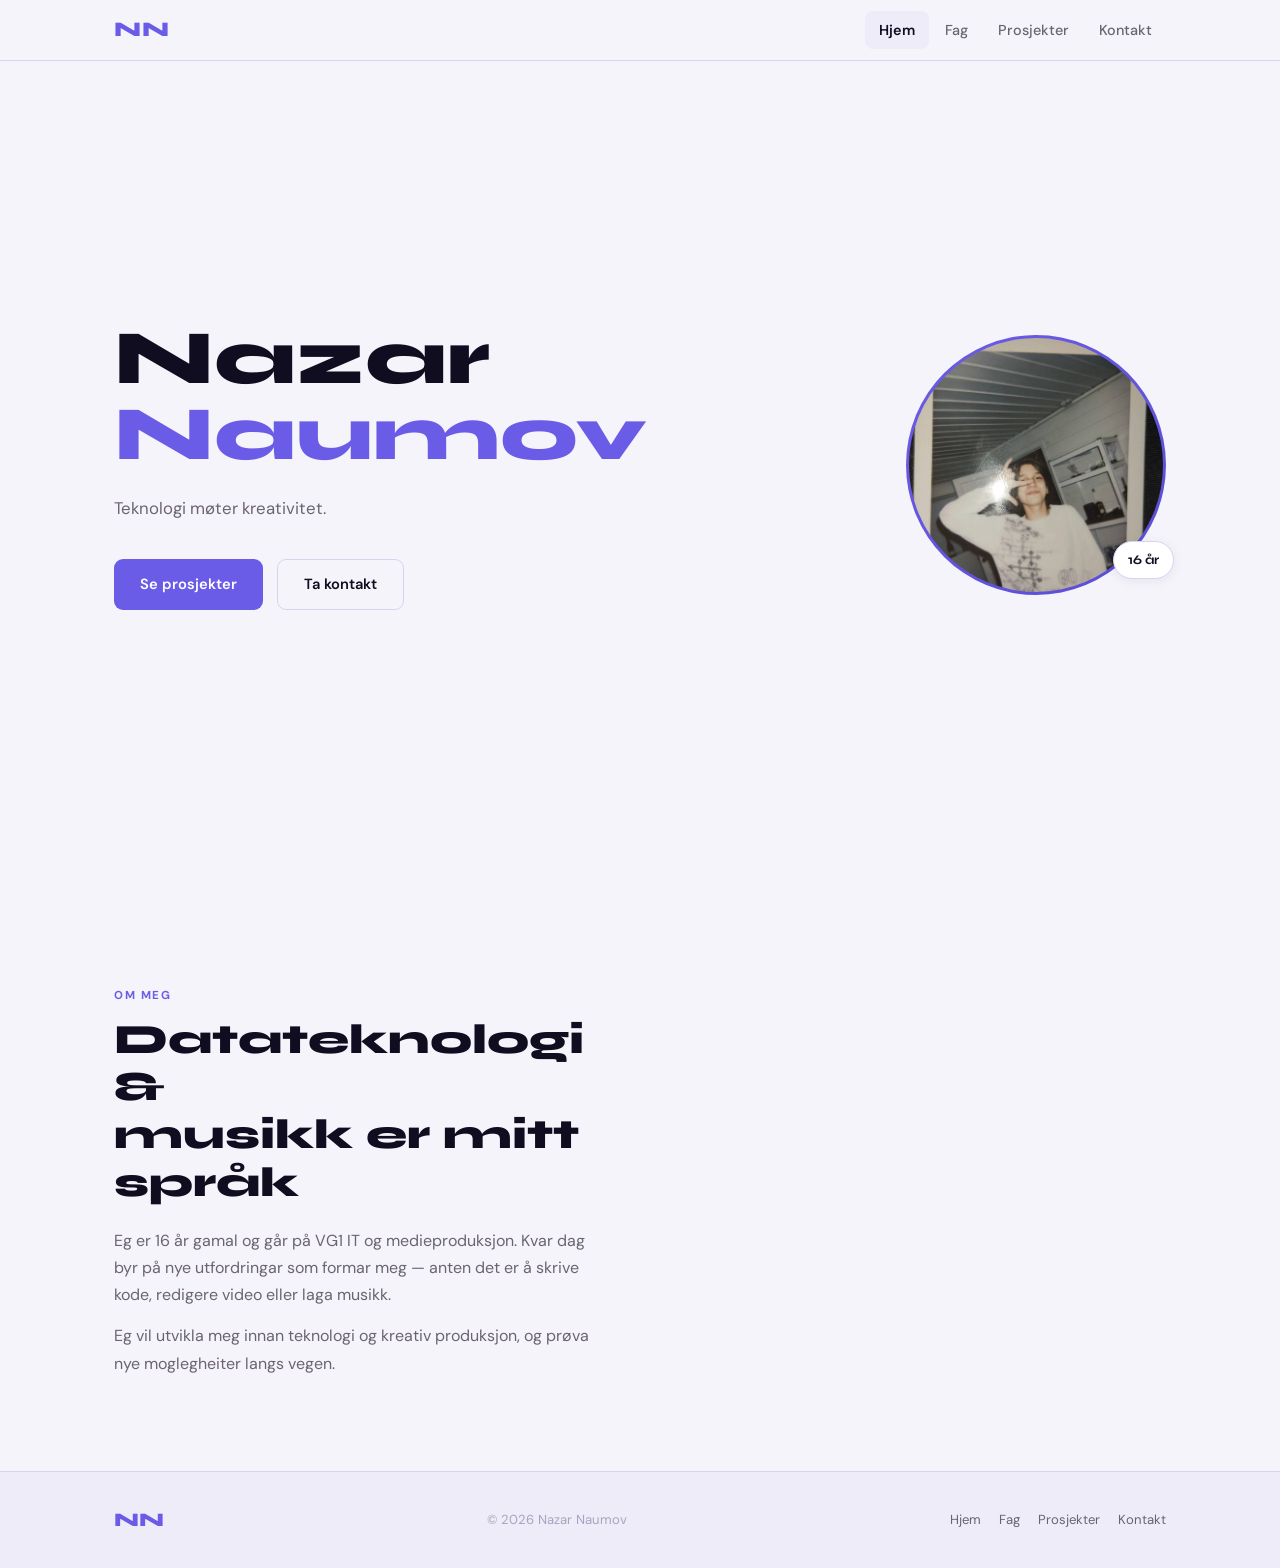
<file: index.html>
<!DOCTYPE html>
<html lang="no">
<head>
    <meta charset="UTF-8">
    <meta name="viewport" content="width=device-width, initial-scale=1.0">
    <title>Nazar Naumov — Portefølje</title>
    <link rel="preconnect" href="https://fonts.googleapis.com">
    <link href="https://fonts.googleapis.com/css2?family=Syne:wght@400;600;700;800&family=DM+Sans:wght@300;400;500&display=swap" rel="stylesheet">
    <link rel="stylesheet" href="style.css">
</head>
<body>

    <nav class="navbar">
        <div class="nav-container">
            <a href="index.html" class="logo">NN</a>
            <div class="nav-menu">
                <a href="index.html" class="nav-link active">Hjem</a>
                <a href="fag.html" class="nav-link">Fag</a>
                <a href="prosjekter.html" class="nav-link">Prosjekter</a>
                <a href="kontakt.html" class="nav-link">Kontakt</a>
            </div>
            <button class="menu-btn" aria-label="Meny">
                <span></span><span></span><span></span>
            </button>
        </div>
    </nav>

    <section class="hero">
        <div class="hero-content">
            <h1 class="hero-title reveal">
                <span class="line">Nazar</span>
                <span class="line accent">Naumov</span>
            </h1>
            <p class="hero-desc reveal">Teknologi møter kreativitet.</p>
            <div class="hero-actions reveal">
                  <a href="prosjekter.html" class="btn-primary">Se prosjekter</a>
                <a href="kontakt.html" class="btn-ghost">Ta kontakt</a>
            </div>
        </div>
        <div class="hero-avatar reveal">
            <div class="avatar-ring">
                <div class="avatar-img">
                    <img src="мое фото.jpg" alt="Nazar Naumov" onerror="this.parentElement.innerHTML='<span class=\'avatar-initials\'>NN</span>'">
                </div>
            </div>
            <div class="avatar-badge">16 år</div>
        </div>
    </section>

    <section class="about section">
        <div class="container">
            <div class="about-grid">
                <div class="about-text reveal">
                    <div class="section-label">Om meg</div>
                    <h2 class="section-title">Datateknologi &amp;<br>musikk er mitt språk</h2>
                    <p>Eg er 16 år gamal og går på VG1 IT og medieproduksjon. Kvar dag byr på nye utfordringar som formar meg — anten det er å skrive kode, redigere video eller laga musikk.</p>
                    <p>Eg vil utvikla meg innan teknologi og kreativ produksjon, og prøva nye moglegheiter langs vegen.</p>
                </div>
        </div>
    </section>
    <footer class="footer">
        <div class="container">
            <div class="footer-inner">
                <span class="footer-logo">NN</span>
                <span class="footer-copy">© <span class="year"></span> Nazar Naumov</span>
                <div class="footer-links">
                    <a href="index.html">Hjem</a>
                    <a href="fag.html">Fag</a>
                    <a href="prosjekter.html">Prosjekter</a>
                    <a href="kontakt.html">Kontakt</a>
                </div>
            </div>
        </div>
    </footer>

    <script src="script.js"></script>
</body>
</html>
</file>
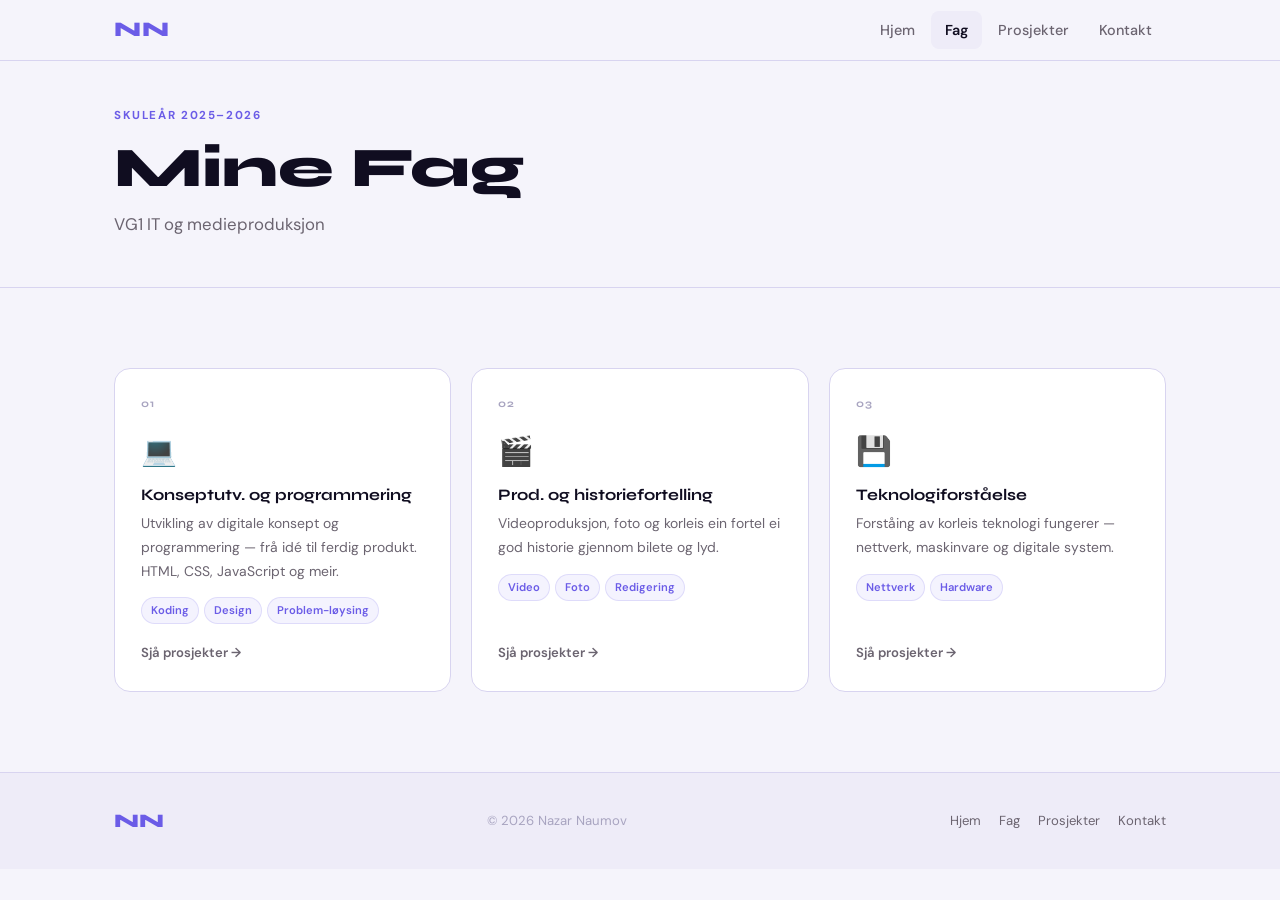
<file: fag.html>
<!DOCTYPE html>
<html lang="no">
<head>
    <meta charset="UTF-8">
    <meta name="viewport" content="width=device-width, initial-scale=1.0">
    <title>Mine Fag — Nazar Naumov</title>
    <link rel="preconnect" href="https://fonts.googleapis.com">
    <link href="https://fonts.googleapis.com/css2?family=Syne:wght@400;600;700;800&family=DM+Sans:wght@300;400;500&display=swap" rel="stylesheet">
    <link rel="stylesheet" href="style.css">
</head>
<body>

    <nav class="navbar">
        <div class="nav-container">
            <a href="index.html" class="logo">NN</a>
            <div class="nav-menu">
                <a href="index.html" class="nav-link">Hjem</a>
                <a href="fag.html" class="nav-link active">Fag</a>
                <a href="prosjekter.html" class="nav-link">Prosjekter</a>
                <a href="kontakt.html" class="nav-link">Kontakt</a>
            </div>
            <button class="menu-btn" aria-label="Meny">
                <span></span><span></span><span></span>
            </button>
        </div>
    </nav>

    <div class="page-hero">
        <div class="container">
            <div class="section-label reveal">Skuleår 2025–2026</div>
            <h1 class="page-title reveal">Mine Fag</h1>
            <p class="page-subtitle reveal">VG1 IT og medieproduksjon</p>
        </div>
    </div>

    <section class="fag-section section">
        <div class="container">
            <div class="fag-grid">

                <div class="fag-card reveal">
                    <div class="fag-num">01</div>
                    <div class="fag-body">
                        <div class="fag-icon">💻</div>
                        <h3>Konseptutv. og programmering</h3>
                        <p>Utvikling av digitale konsept og programmering — frå idé til ferdig produkt. HTML, CSS, JavaScript og meir.</p>
                        <div class="fag-tags">
                            <span>Koding</span>
                            <span>Design</span>
                            <span>Problem-løysing</span>
                        </div>
                    </div>
                    <a href="prosjekter.html#kp" class="fag-link">Sjå prosjekter →</a>
                </div>

                <div class="fag-card reveal">
                    <div class="fag-num">02</div>
                    <div class="fag-body">
                        <div class="fag-icon">🎬</div>
                        <h3>Prod. og historiefortelling</h3>
                        <p>Videoproduksjon, foto og korleis ein fortel ei god historie gjennom bilete og lyd.</p>
                        <div class="fag-tags">
                            <span>Video</span>
                            <span>Foto</span>
                            <span>Redigering</span>
                        </div>
                    </div>
                    <a href="prosjekter.html#ph" class="fag-link">Sjå prosjekter →</a>
                </div>

                <div class="fag-card reveal">
                    <div class="fag-num">03</div>
                    <div class="fag-body">
                        <div class="fag-icon">💾</div>
                        <h3>Teknologiforståelse</h3>
                        <p>Forståing av korleis teknologi fungerer — nettverk, maskinvare og digitale system.</p>
                        <div class="fag-tags">
                            <span>Nettverk</span>
                            <span>Hardware</span>
                        </div>
                    </div>
                    <a href="prosjekter.html#tf" class="fag-link">Sjå prosjekter →</a>
                </div>

            </div>
        </div>
    </section>

    <footer class="footer">
        <div class="container">
            <div class="footer-inner">
                <span class="footer-logo">NN</span>
                <span class="footer-copy">© <span class="year"></span> Nazar Naumov</span>
                <div class="footer-links">
                    <a href="index.html">Hjem</a>
                    <a href="fag.html">Fag</a>
                    <a href="prosjekter.html">Prosjekter</a>
                    <a href="kontakt.html">Kontakt</a>
                </div>
            </div>
        </div>
    </footer>

    <script src="script.js"></script>
</body>
</html>
</file>
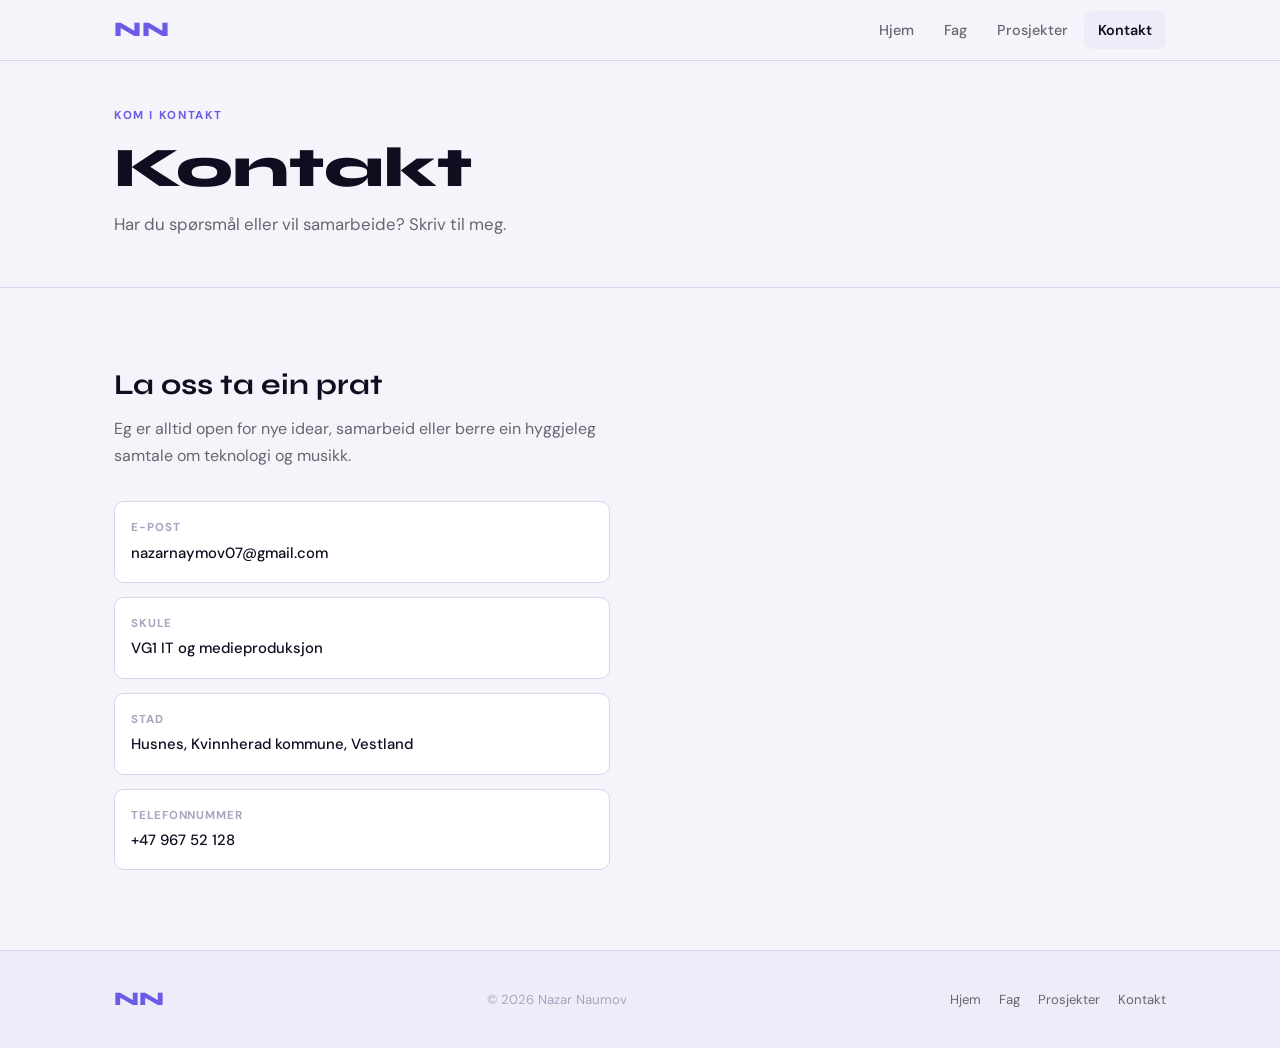
<file: kontakt.html>
<!DOCTYPE html>
<html lang="no">
<head>
    <meta charset="UTF-8">
    <meta name="viewport" content="width=device-width, initial-scale=1.0">
    <title>Kontakt — Nazar Naumov</title>
    <link rel="preconnect" href="https://fonts.googleapis.com">
    <link href="https://fonts.googleapis.com/css2?family=Syne:wght@400;600;700;800&family=DM+Sans:wght@300;400;500&display=swap" rel="stylesheet">
    <link rel="stylesheet" href="style.css">
</head>
<body>

    <nav class="navbar">
        <div class="nav-container">
            <a href="index.html" class="logo">NN</a>
            <div class="nav-menu">
                <a href="index.html" class="nav-link">Hjem</a>
                <a href="fag.html" class="nav-link">Fag</a>
                <a href="prosjekter.html" class="nav-link">Prosjekter</a>
                <a href="kontakt.html" class="nav-link active">Kontakt</a>
            </div>
            <button class="menu-btn" aria-label="Meny">
                <span></span><span></span><span></span>
            </button>
        </div>
    </nav>

    <div class="page-hero">
        <div class="container">
            <div class="section-label reveal">Kom i kontakt</div>
            <h1 class="page-title reveal">Kontakt</h1>
            <p class="page-subtitle reveal">Har du spørsmål eller vil samarbeide? Skriv til meg.</p>
        </div>
    </div>

    <section class="contact-section section">
        <div class="container">
            <div class="contact-grid">

                <div class="contact-info reveal">
                    <h2>La oss ta ein prat</h2>
                    <p>Eg er alltid open for nye idear, samarbeid eller berre ein hyggjeleg samtale om teknologi og musikk.</p>

                    <div class="contact-items">
                        <div class="contact-item">
                            <div>
                                <div class="contact-label">E-post</div>
                                <div class="contact-val">nazarnaymov07@gmail.com</div>
                            </div>
                        </div>
                        <div class="contact-item">
                            <div>
                                <div class="contact-label">Skule</div>
                                <div class="contact-val">VG1 IT og medieproduksjon</div>
                            </div>
                        </div>
                        <div class="contact-item">
                            <div>
                                <div class="contact-label">Stad</div>
                                <div class="contact-val">Husnes, Kvinnherad kommune, Vestland</div>
                            </div>
                        </div>
                            <div class="contact-item">
                            <div>
                                <div class="contact-label">telefonnummer</div>
                                <div class="contact-val">+47 967 52 128</div>
                            </div>
                        </div>
                    </div>
                </div>
            </div>
        </div>
    </section>

    <footer class="footer">
        <div class="container">
            <div class="footer-inner">
                <span class="footer-logo">NN</span>
                <span class="footer-copy">© <span class="year"></span> Nazar Naumov</span>
                <div class="footer-links">
                    <a href="index.html">Hjem</a>
                    <a href="fag.html">Fag</a>
                    <a href="prosjekter.html">Prosjekter</a>
                    <a href="kontakt.html">Kontakt</a>
                </div>
            </div>
        </div>
    </footer>

    <script src="script.js"></script>
</body>
</html>
</file>
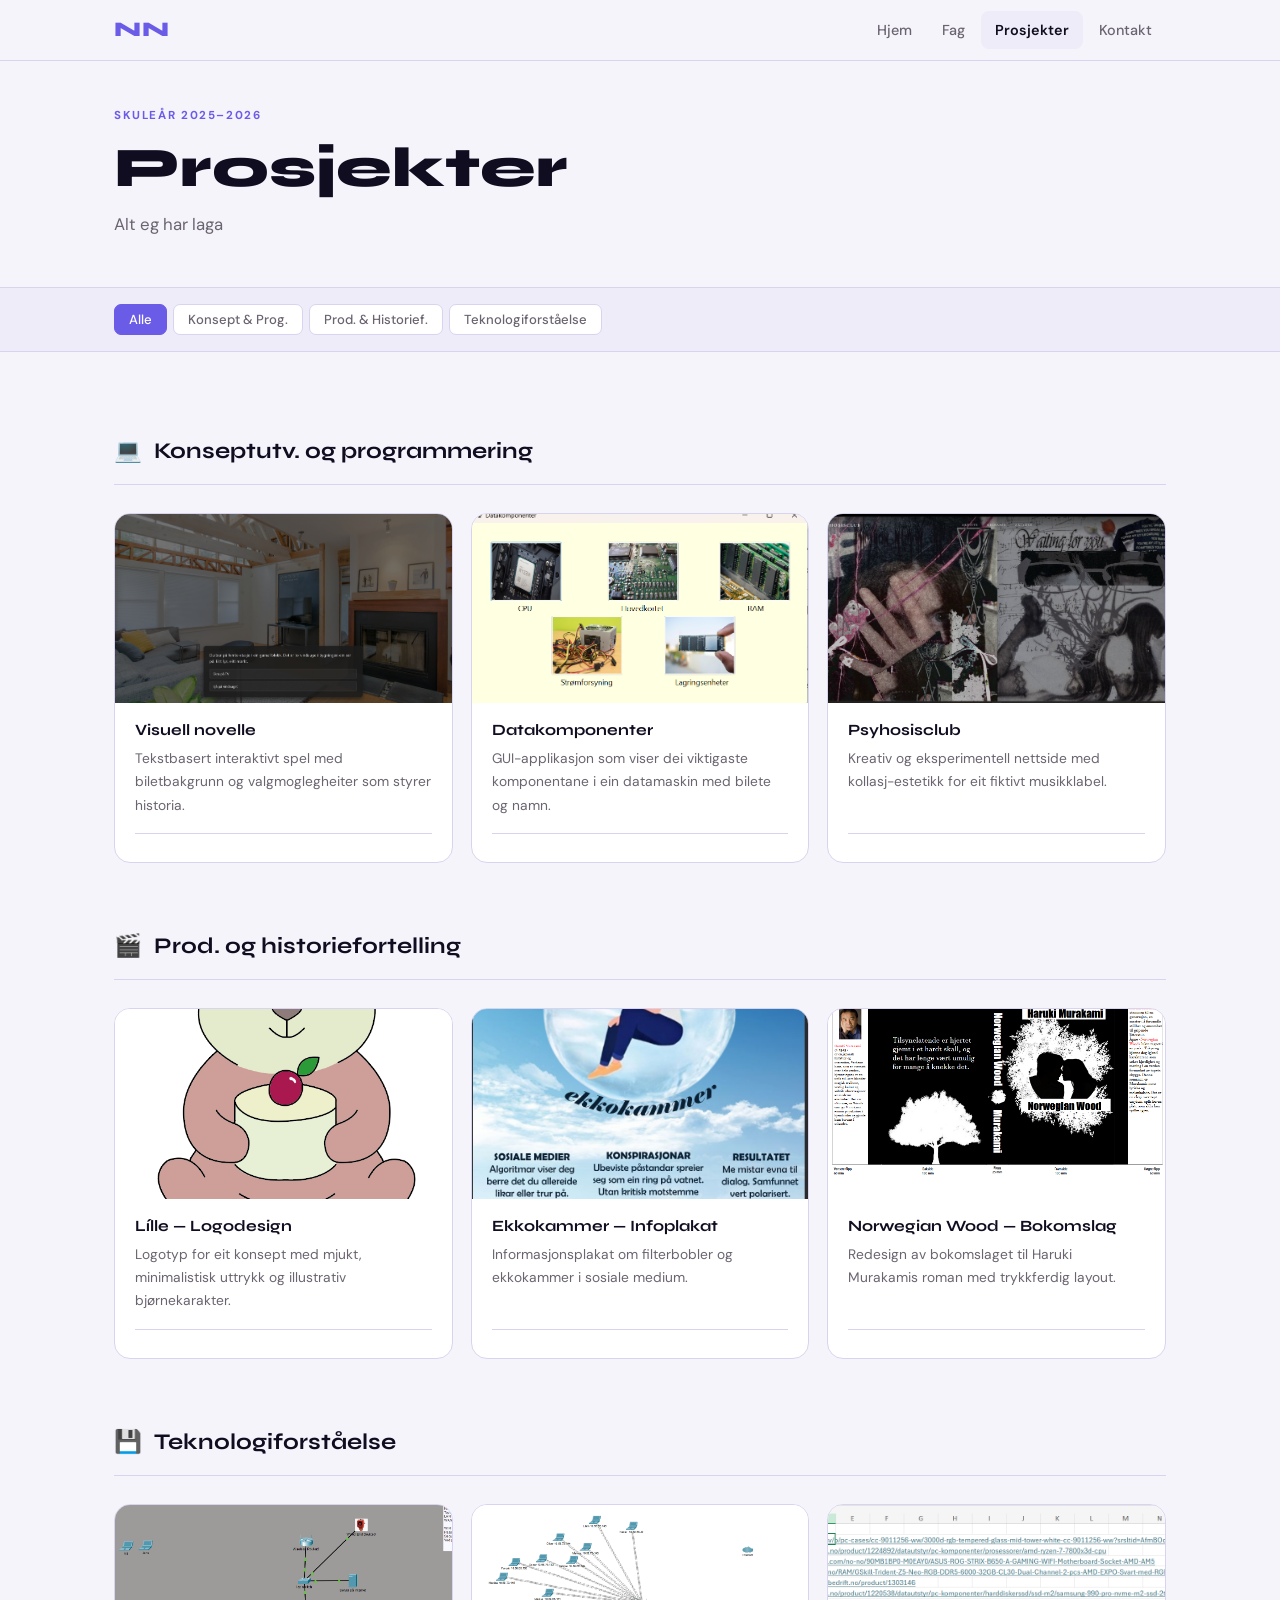
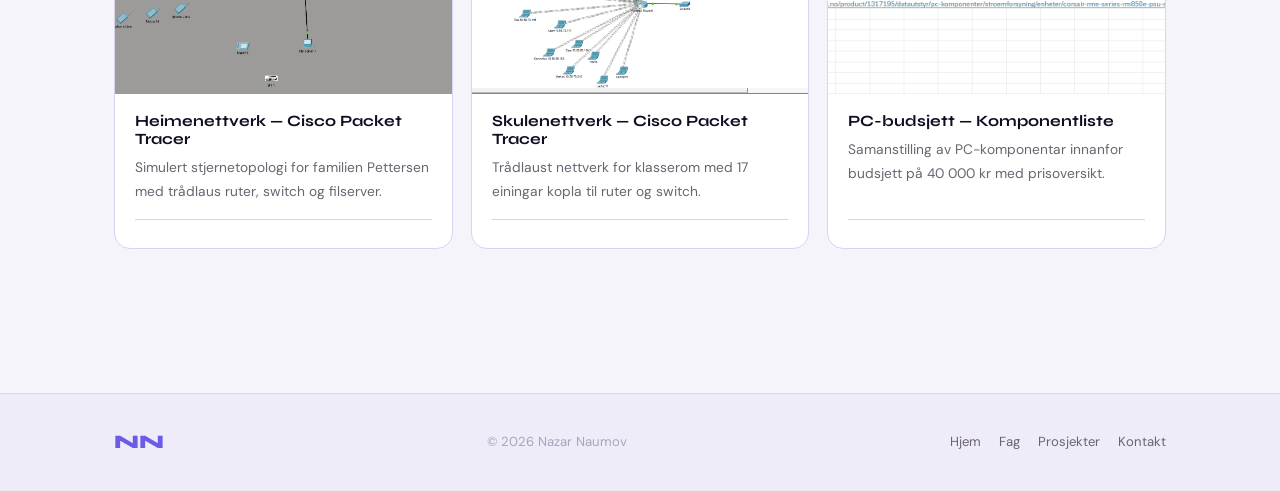
<file: Prosjekter.html>
<!DOCTYPE html>
<html lang="no">
<head>
    <meta charset="UTF-8">
    <meta name="viewport" content="width=device-width, initial-scale=1.0">
    <title>Prosjekter — Nazar Naumov</title>
    <link rel="preconnect" href="https://fonts.googleapis.com">
    <link href="https://fonts.googleapis.com/css2?family=Syne:wght@400;600;700;800&family=DM+Sans:wght@300;400;500&display=swap" rel="stylesheet">
    <link rel="stylesheet" href="style.css">
</head>
<body>

<nav class="navbar">
    <div class="nav-container">
        <a href="index.html" class="logo">NN</a>
        <div class="nav-menu">
            <a href="index.html" class="nav-link">Hjem</a>
            <a href="fag.html" class="nav-link">Fag</a>
            <a href="prosjekter.html" class="nav-link active">Prosjekter</a>
            <a href="kontakt.html" class="nav-link">Kontakt</a>
        </div>
        <button class="menu-btn" aria-label="Meny"><span></span><span></span><span></span></button>
    </div>
</nav>

<div class="page-hero">
    <div class="container">
        <div class="section-label reveal">Skuleår 2025–2026</div>
        <h1 class="page-title reveal">Prosjekter</h1>
        <p class="page-subtitle reveal">Alt eg har laga</p>
    </div>
</div>

<div class="filter-bar">
    <div class="container">
        <div class="filter-btns">
            <button class="filter-btn active" data-filter="all">Alle</button>
            <button class="filter-btn" data-filter="kp">Konsept &amp; Prog.</button>
            <button class="filter-btn" data-filter="ph">Prod. &amp; Historief.</button>
            <button class="filter-btn" data-filter="tf">Teknologiforståelse</button>
        </div>
    </div>
</div>

<section class="projects-section section">
    <div class="container">

        <!-- Konseptutvikling og programmering -->
        <div class="proj-category" id="kp">
            <div class="category-header reveal">
                <span class="cat-icon">💻</span>
                <h2>Konseptutv. og programmering</h2>
            </div>
            <div class="proj-grid">

                <div class="proj-card reveal" data-cat="kp">
                    <div class="proj-thumb">
                        <img src="новелла.png" alt="Visuell novelle">
                    </div>
                    <div class="proj-body">
                        <h4>Visuell novelle</h4>
                        <p>Tekstbasert interaktivt spel med biletbakgrunn og valgmoglegheiter som styrer historia.</p>
                        <div class="proj-tags">
                        </div>
                        <div class="proj-footer">
                        </div>
                    </div>
                </div>

                <div class="proj-card reveal" data-cat="kp">
                    <div class="proj-thumb">
                        <img src="чет компоненты.png" alt="Datakomponenter app">
                    </div>
                    <div class="proj-body">
                        <h4>Datakomponenter</h4>
                        <p>GUI-applikasjon som viser dei viktigaste komponentane i ein datamaskin med bilete og namn.</p>
                        <div class="proj-tags">
                        </div>
                        <div class="proj-footer">
                        </div>
                    </div>
                </div>

                <div class="proj-card reveal" data-cat="kp">
                    <div class="proj-thumb">
                        <img src="216надо.png" alt="Psyhosisclub nettside">
                    </div>
                    <div class="proj-body">
                        <h4>Psyhosisclub</h4>
                        <p>Kreativ og eksperimentell nettside med kollasj-estetikk for eit fiktivt musikklabel.</p>
                        <div class="proj-tags">
                        </div>
                        <div class="proj-footer">
                        </div>
                    </div>
                </div>

            </div>
        </div>

        <!-- Produksjon og historiefortelling -->
        <div class="proj-category" id="ph">
            <div class="category-header reveal">
                <span class="cat-icon">🎬</span>
                <h2>Prod. og historiefortelling</h2>
            </div>
            <div class="proj-grid">

                <div class="proj-card reveal" data-cat="ph">
                    <div class="proj-thumb">
                        <img src="лого.png" alt="Lílle logo">
                    </div>
                    <div class="proj-body">
                        <h4>Lílle — Logodesign</h4>
                        <p>Logotyp for eit konsept med mjukt, minimalistisk uttrykk og illustrativ bjørnekarakter.</p>
                        <div class="proj-tags">
                        </div>
                        <div class="proj-footer">
                        </div>
                    </div>
                </div>

                <div class="proj-card reveal" data-cat="ph">
                    <div class="proj-thumb">
                        <img src="еккокамера.png" alt="Ekkokammer plakat">
                    </div>
                    <div class="proj-body">
                        <h4>Ekkokammer — Infoplakat</h4>
                        <p>Informasjonsplakat om filterbobler og ekkokammer i sosiale medium.</p>
                        <div class="proj-tags">
                        </div>
                        <div class="proj-footer">
                        </div>
                    </div>
                </div>

                <div class="proj-card reveal" data-cat="ph">
                    <div class="proj-thumb">
                        <img src="облога.png" alt="Norwegian Wood bokomslag">
                    </div>
                    <div class="proj-body">
                        <h4>Norwegian Wood — Bokomslag</h4>
                        <p>Redesign av bokomslaget til Haruki Murakamis roman med trykkferdig layout.</p>
                        <div class="proj-tags">
                        </div>
                        <div class="proj-footer">
                        </div>
                    </div>
                </div>

            </div>
        </div>

        <!-- Teknologiforståelse -->
        <div class="proj-category" id="tf">
            <div class="category-header reveal">
                <span class="cat-icon">💾</span>
                <h2>Teknologiforståelse</h2>
            </div>
            <div class="proj-grid">

                <div class="proj-card reveal" data-cat="tf">
                    <div class="proj-thumb">
                        <img src="пидорсон.png" alt="Heimenettverk Cisco">
                    </div>
                    <div class="proj-body">
                        <h4>Heimenettverk — Cisco Packet Tracer</h4>
                        <p>Simulert stjernetopologi for familien Pettersen med trådlaus ruter, switch og filserver.</p>
                        <div class="proj-tags">
                        </div>
                        <div class="proj-footer">
                        </div>
                    </div>
                </div>

                <div class="proj-card reveal" data-cat="tf">
                    <div class="proj-thumb">
                        <img src="шкила сеть.png" alt="Skulenettverk Cisco">
                    </div>
                    <div class="proj-body">
                        <h4>Skulenettverk — Cisco Packet Tracer</h4>
                        <p>Trådlaust nettverk for klasserom med 17 einingar kopla til ruter og switch.</p>
                        <div class="proj-tags">
                        </div>
                        <div class="proj-footer">
                        </div>
                    </div>
                </div>

                <div class="proj-card reveal" data-cat="tf">
                    <div class="proj-thumb">
                        <img src="бюджетэксайл.png" alt="PC budsjett Excel">
                    </div>
                    <div class="proj-body">
                        <h4>PC-budsjett — Komponentliste</h4>
                        <p>Samanstilling av PC-komponentar innanfor budsjett på 40 000 kr med prisoversikt.</p>
                        <div class="proj-tags">
                        </div>
                        <div class="proj-footer">
                        </div>
                    </div>
                </div>

            </div>
        </div>

    </div>
</section>

<footer class="footer">
    <div class="container">
        <div class="footer-inner">
            <span class="footer-logo">NN</span>
            <span class="footer-copy">© <span class="year"></span> Nazar Naumov</span>
            <div class="footer-links">
                <a href="index.html">Hjem</a>
                <a href="fag.html">Fag</a>
                <a href="prosjekter.html">Prosjekter</a>
                <a href="kontakt.html">Kontakt</a>
            </div>
        </div>
    </div>
</footer>

<script src="script.js"></script>
</body>
</html>
</file>
<file: style.css>
*, *::before, *::after { margin: 0; padding: 0; box-sizing: border-box; }

:root {
  --bg: #f5f4fb; --bg2: #eeecf8; --surface: #fff;
  --border: #d8d4f0; --accent: #6B5CE7; --accent2: #5a4dd4;
  --text: #100D20; --text-muted: #6b6470; --text-dim: #a8a4c0;
  --radius: 10px; --radius-lg: 16px;
  --shadow: 0 2px 12px rgba(28,23,48,.07);
  --shadow-lg: 0 4px 24px rgba(28,23,48,.12);
  --t: .25s ease;
}

html { scroll-behavior: smooth; }
body { font-family: 'DM Sans', sans-serif; background: var(--bg); color: var(--text); line-height: 1.7; overflow-x: hidden; }
h1,h2,h3,h4 { font-family: 'Syne', sans-serif; line-height: 1.15; }
a { text-decoration: none; color: inherit; }
img { max-width: 100%; }
.container { max-width: 1100px; margin: 0 auto; padding: 0 24px; }
.section { padding: 80px 0; }
.bg-dark { background: var(--bg2); }

.navbar { position: fixed; inset: 0 0 auto; z-index: 1000; background: rgba(245,244,251,.95); backdrop-filter: blur(16px); border-bottom: 1px solid var(--border); }
.nav-container { max-width: 1100px; margin: 0 auto; padding: 0 24px; height: 60px; display: flex; align-items: center; justify-content: space-between; }
.logo { font-family: 'Syne', sans-serif; font-weight: 800; font-size: 1.3rem; color: var(--accent); letter-spacing: .04em; }
.nav-menu { display: flex; gap: 2px; align-items: center; }
.nav-link { font-size: .9rem; font-weight: 500; color: var(--text-muted); padding: 7px 14px; border-radius: 8px; transition: var(--t); }
.nav-link:hover, .nav-link.active { color: var(--text); background: var(--bg2); }
.nav-link.active { font-weight: 600; }
.menu-btn { display: none; flex-direction: column; gap: 5px; background: none; border: none; cursor: pointer; padding: 8px; }
.menu-btn span { display: block; width: 22px; height: 2px; background: var(--text); border-radius: 2px; transition: var(--t); }

.hero { min-height: 100vh; display: flex; align-items: center; justify-content: space-between; padding: 110px 24px 80px; max-width: 1100px; margin: 0 auto; gap: 60px; }
.hero-content { flex: 1; max-width: 580px; }
.hero-tag { display: inline-block; font-size: .78rem; font-weight: 600; letter-spacing: .08em; text-transform: uppercase; color: var(--accent); background: rgba(107,92,231,.07); border: 1px solid rgba(107,92,231,.18); padding: 5px 13px; border-radius: 40px; margin-bottom: 24px; }
.hero-title { font-size: clamp(2.8rem,6vw,5rem); font-weight: 800; line-height: 1; margin-bottom: 20px; }
.hero-title .line { display: block; }
.hero-title .accent { color: var(--accent); }
.hero-desc { font-size: 1.05rem; color: var(--text-muted); max-width: 460px; margin-bottom: 36px; line-height: 1.8; }
.hero-actions { display: flex; gap: 14px; flex-wrap: wrap; }
.hero-avatar { position: relative; flex-shrink: 0; }
.avatar-ring { width: 260px; height: 260px; border-radius: 50%; padding: 3px; background: linear-gradient(135deg, var(--accent), var(--accent2)); }
.avatar-img { width: 100%; height: 100%; border-radius: 50%; overflow: hidden; background: var(--bg2); display: flex; align-items: center; justify-content: center; }
.avatar-img img { width: 100%; height: 100%; object-fit: cover; }
.avatar-initials { font-family: 'Syne', sans-serif; font-size: 3.5rem; font-weight: 800; color: var(--accent); }
.avatar-badge { position: absolute; bottom: 16px; right: -8px; background: #fff; border: 1px solid var(--border); font-family: 'Syne', sans-serif; font-weight: 700; font-size: .82rem; padding: 7px 14px; border-radius: 40px; box-shadow: var(--shadow); }

.btn-primary { display: inline-flex; align-items: center; background: var(--accent); color: #fff; font-family: 'DM Sans', sans-serif; font-weight: 600; font-size: .92rem; padding: 12px 26px; border-radius: 9px; border: none; cursor: pointer; transition: var(--t); }
.btn-primary:hover { background: var(--accent2); }
.btn-primary.full-width { width: 100%; justify-content: center; }
.btn-ghost { display: inline-flex; align-items: center; font-family: 'DM Sans', sans-serif; font-weight: 600; font-size: .92rem; padding: 12px 26px; border-radius: 9px; border: 1px solid var(--border); color: var(--text); background: transparent; cursor: pointer; transition: var(--t); }
.btn-ghost:hover { background: var(--bg2); border-color: var(--text-muted); }

.section-label { display: inline-block; font-size: .72rem; font-weight: 700; letter-spacing: .14em; text-transform: uppercase; color: var(--accent); margin-bottom: 10px; }
.section-title { font-family: 'Syne', sans-serif; font-size: clamp(1.8rem,3.5vw,2.6rem); font-weight: 800; color: var(--text); margin-bottom: 40px; line-height: 1.15; }

.about-grid { display: grid; grid-template-columns: 1fr 1fr; gap: 60px; align-items: center; }
.about-text p { color: var(--text-muted); margin-bottom: 14px; }
.about-text .section-title { margin-bottom: 20px; }
.about-stats { display: grid; grid-template-columns: 1fr 1fr; gap: 14px; }
.stat-card { background: var(--surface); border: 1px solid var(--border); border-radius: var(--radius); padding: 24px 20px; text-align: center; transition: var(--t); }
.stat-card:hover { border-color: var(--accent); }
.stat-num { display: block; font-family: 'Syne', sans-serif; font-size: 2rem; font-weight: 800; color: var(--accent); }
.stat-label { display: block; font-size: .78rem; color: var(--text-muted); margin-top: 4px; font-weight: 500; }

.highlights-grid { display: grid; grid-template-columns: repeat(3,1fr); gap: 20px; margin-top: 40px; }
.highlight-card { background: var(--surface); border: 1px solid var(--border); border-radius: var(--radius-lg); padding: 28px; transition: var(--t); display: flex; flex-direction: column; gap: 10px; cursor: pointer; }
.highlight-card:hover { border-color: var(--accent); box-shadow: var(--shadow); }
.card-icon { font-size: 1.8rem; }
.highlight-card h3 { font-family: 'Syne', sans-serif; font-size: 1.1rem; font-weight: 700; }
.highlight-card p { color: var(--text-muted); font-size: .88rem; flex: 1; }
.card-arrow { font-size: 1.1rem; color: var(--accent); margin-top: 6px; transition: var(--t); }
.highlight-card:hover .card-arrow { transform: translateX(4px); }

.page-hero { padding: 100px 0 48px; border-bottom: 1px solid var(--border); }
.page-title { font-family: 'Syne', sans-serif; font-size: clamp(2.2rem,5vw,3.5rem); font-weight: 800; margin-bottom: 10px; }
.page-subtitle { color: var(--text-muted); font-size: 1.05rem; max-width: 500px; }

.fag-grid { display: grid; grid-template-columns: repeat(auto-fill,minmax(300px,1fr)); gap: 20px; }
.fag-card { background: var(--surface); border: 1px solid var(--border); border-radius: var(--radius-lg); padding: 26px; display: flex; flex-direction: column; transition: var(--t); }
.fag-card:hover { border-color: var(--accent); box-shadow: var(--shadow); }
.fag-num { font-family: 'Syne', sans-serif; font-size: .68rem; font-weight: 700; letter-spacing: .1em; color: var(--text-dim); margin-bottom: 14px; }
.fag-body { flex: 1; }
.fag-icon { font-size: 1.8rem; margin-bottom: 10px; }
.fag-body h3 { font-family: 'Syne', sans-serif; font-size: 1rem; font-weight: 700; margin-bottom: 8px; }
.fag-body p { color: var(--text-muted); font-size: .87rem; margin-bottom: 14px; line-height: 1.7; }
.fag-tags { display: flex; flex-wrap: wrap; gap: 5px; margin-bottom: 18px; }
.fag-tags span { font-size: .7rem; font-weight: 600; color: var(--accent); background: rgba(107,92,231,.07); border: 1px solid rgba(107,92,231,.16); padding: 3px 9px; border-radius: 20px; }
.fag-link { font-size: .82rem; font-weight: 600; color: var(--text-muted); transition: var(--t); margin-top: auto; }
.fag-card:hover .fag-link { color: var(--accent); }

.filter-bar { padding: 16px 0; background: var(--bg2); border-bottom: 1px solid var(--border); overflow-x: auto; }
.filter-btns { display: flex; gap: 6px; min-width: max-content; }
.filter-btn { font-family: 'DM Sans', sans-serif; font-size: .82rem; font-weight: 500; color: var(--text-muted); background: var(--surface); border: 1px solid var(--border); padding: 6px 14px; border-radius: 7px; cursor: pointer; transition: var(--t); white-space: nowrap; }
.filter-btn:hover { color: var(--text); border-color: var(--text-muted); }
.filter-btn.active { color: #fff; background: var(--accent); border-color: var(--accent); }

.proj-category { margin-bottom: 64px; }
.category-header { display: flex; align-items: center; gap: 12px; margin-bottom: 28px; padding-bottom: 14px; border-bottom: 1px solid var(--border); }
.cat-icon { font-size: 1.4rem; }
.category-header h2 { font-family: 'Syne', sans-serif; font-size: 1.4rem; font-weight: 700; }
.proj-grid { display: grid; grid-template-columns: repeat(auto-fill,minmax(300px,1fr)); gap: 18px; }
.proj-card { background: var(--surface); border: 1px solid var(--border); border-radius: var(--radius-lg); overflow: hidden; transition: var(--t); display: flex; flex-direction: column; }
.proj-card:hover { border-color: var(--accent); box-shadow: var(--shadow-lg); transform: translateY(-3px); }
.proj-thumb { width: 100%; aspect-ratio: 16/9; overflow: hidden; background: var(--bg2); }
.proj-thumb img { width: 100%; height: 100%; object-fit: cover; display: block; transition: transform .4s ease; }
.proj-card:hover .proj-thumb img { transform: scale(1.04); }
.proj-body { padding: 18px 20px; flex: 1; display: flex; flex-direction: column; gap: 8px; }
.proj-card h4 { font-family: 'Syne', sans-serif; font-size: .98rem; font-weight: 700; }
.proj-card p { color: var(--text-muted); font-size: .86rem; flex: 1; line-height: 1.7; }
.proj-status { display: inline-block; font-size: .68rem; font-weight: 700; letter-spacing: .05em; text-transform: uppercase; padding: 3px 9px; border-radius: 20px; width: fit-content; }
.status-done { background: rgba(34,197,94,.1); color: #16a34a; border: 1px solid rgba(34,197,94,.2); }
.status-progress { background: rgba(234,179,8,.1); color: #b45309; border: 1px solid rgba(234,179,8,.25); }
.status-idea { background: rgba(107,92,231,.08); color: var(--accent); border: 1px solid rgba(107,92,231,.2); }
.proj-tags { display: flex; flex-wrap: wrap; gap: 5px; }
.proj-tags span { font-size: .7rem; font-weight: 500; color: var(--text-muted); background: var(--bg2); padding: 2px 9px; border-radius: 5px; }
.proj-footer { display: flex; justify-content: space-between; align-items: center; padding-top: 10px; border-top: 1px solid var(--border); }
.proj-date { font-size: .76rem; color: var(--text-dim); }

.contact-grid { display: grid; grid-template-columns: 1fr 1fr; gap: 60px; align-items: start; }
.contact-info h2 { font-family: 'Syne', sans-serif; font-size: 1.8rem; font-weight: 700; margin-bottom: 14px; }
.contact-info > p { color: var(--text-muted); margin-bottom: 32px; }
.contact-items { display: flex; flex-direction: column; gap: 14px; }
.contact-item { display: flex; align-items: flex-start; gap: 14px; background: var(--surface); border: 1px solid var(--border); border-radius: var(--radius); padding: 16px; transition: var(--t); }
.contact-item:hover { border-color: var(--accent); }
.contact-icon { font-size: 1.3rem; flex-shrink: 0; }
.contact-label { font-size: .72rem; font-weight: 700; letter-spacing: .08em; text-transform: uppercase; color: var(--text-dim); margin-bottom: 3px; }
.contact-val { color: var(--text); font-weight: 500; font-size: .93rem; }
.contact-form-wrap { background: var(--surface); border: 1px solid var(--border); border-radius: var(--radius-lg); padding: 32px; }
.contact-form { display: flex; flex-direction: column; gap: 18px; }
.form-group { display: flex; flex-direction: column; gap: 6px; }
.form-group label { font-size: .8rem; font-weight: 600; color: var(--text-muted); }
.form-group input, .form-group textarea { background: var(--bg); border: 1px solid var(--border); border-radius: 8px; padding: 11px 14px; color: var(--text); font-family: 'DM Sans', sans-serif; font-size: .93rem; outline: none; transition: var(--t); resize: vertical; }
.form-group input:focus, .form-group textarea:focus { border-color: var(--accent); box-shadow: 0 0 0 3px rgba(107,92,231,.12); }
.form-group input::placeholder, .form-group textarea::placeholder { color: var(--text-dim); }
.form-success { display: none; color: #16a34a; font-weight: 500; font-size: .88rem; text-align: center; padding: 12px; background: rgba(34,197,94,.08); border-radius: 8px; }
.form-success.show { display: block; }

.footer { background: var(--bg2); border-top: 1px solid var(--border); padding: 32px 0; }
.footer-inner { display: flex; align-items: center; justify-content: space-between; flex-wrap: wrap; gap: 16px; }
.footer-logo { font-family: 'Syne', sans-serif; font-weight: 800; font-size: 1.2rem; color: var(--accent); }
.footer-copy { font-size: .82rem; color: var(--text-dim); }
.footer-links { display: flex; gap: 18px; }
.footer-links a { font-size: .82rem; color: var(--text-muted); transition: var(--t); }
.footer-links a:hover { color: var(--text); }

.reveal { opacity: 0; transform: translateY(16px); transition: opacity .5s ease, transform .5s ease; }
.reveal.visible { opacity: 1; transform: none; }

@media (max-width: 900px) {
  .hero { flex-direction: column-reverse; text-align: center; padding-top: 90px; min-height: auto; }
  .hero-actions { justify-content: center; }
  .hero-desc { margin: 0 auto 36px; }
  .avatar-ring { width: 200px; height: 200px; }
  .about-grid, .contact-grid { grid-template-columns: 1fr; }
  .highlights-grid { grid-template-columns: 1fr 1fr; }
}

@media (max-width: 640px) {
  .nav-menu { display: none; }
  .menu-btn { display: flex; }
  .nav-menu.open { display: flex; flex-direction: column; position: absolute; top: 60px; left: 0; right: 0; background: rgba(245,244,251,.98); backdrop-filter: blur(16px); padding: 12px 24px 20px; border-bottom: 1px solid var(--border); gap: 2px; }
  .highlights-grid, .fag-grid, .proj-grid { grid-template-columns: 1fr; }
  .about-stats { grid-template-columns: 1fr 1fr; }
  .footer-inner { flex-direction: column; align-items: flex-start; }
}
</file>
